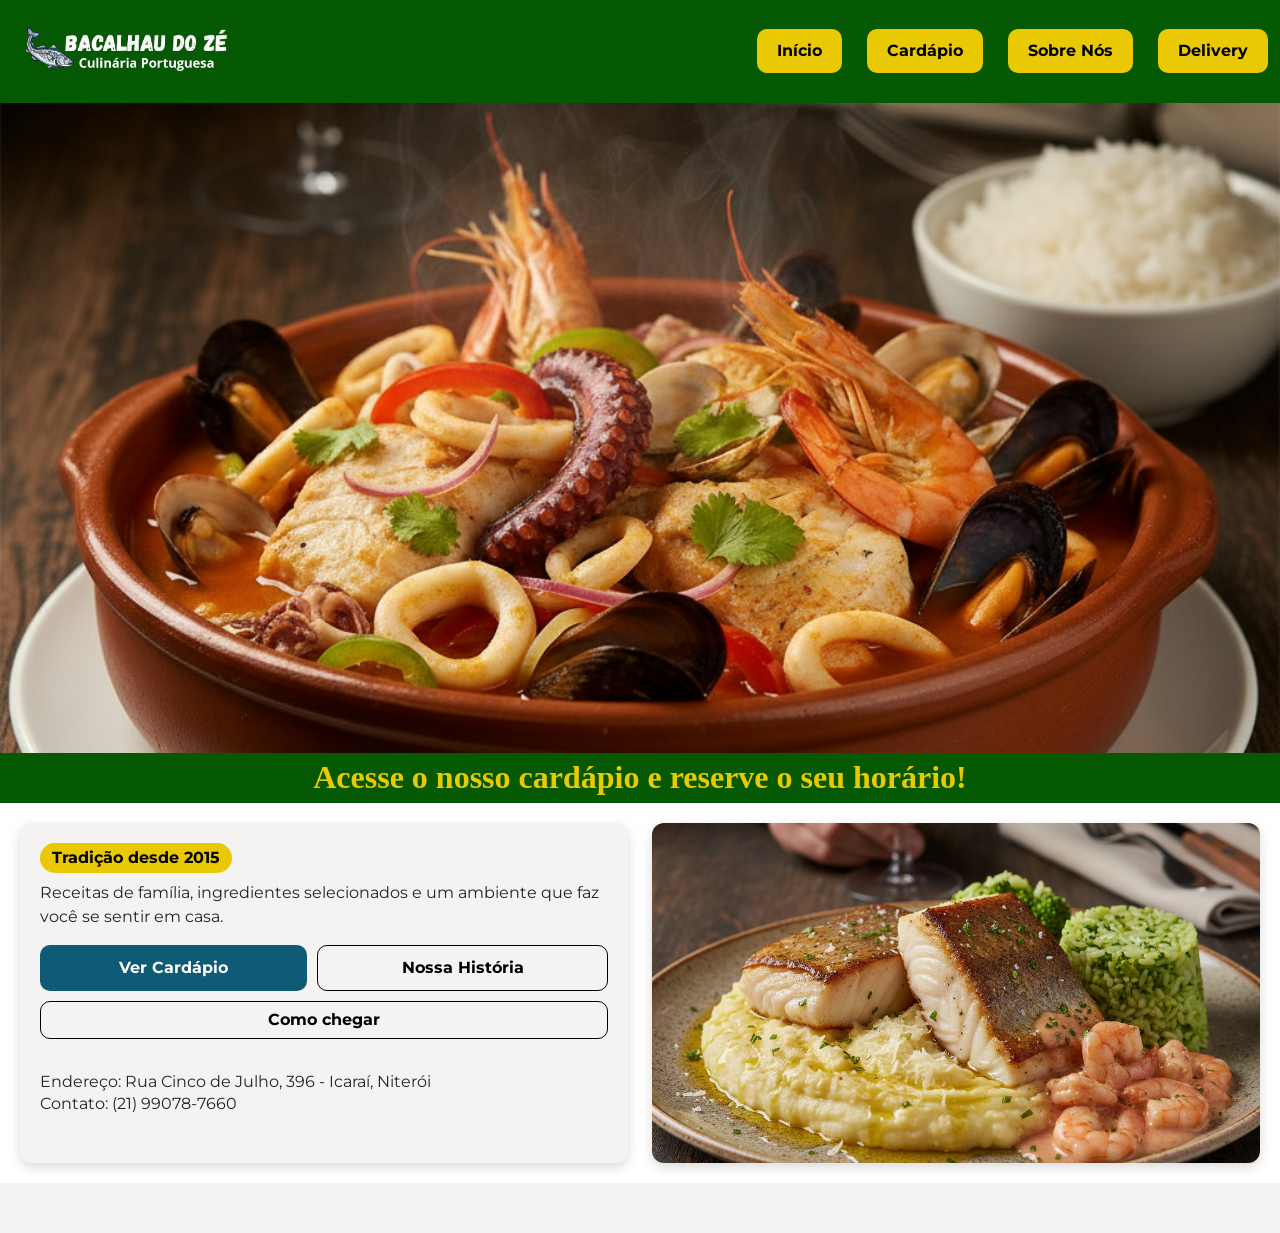
<file: index.html>
<!DOCTYPE html>
<html lang="pt-br">
<head>
    <meta charset="UTF-8">
    <meta name="viewport" content="width=device-width, initial-scale=1.0">
    <link href="https://cdn.jsdelivr.net/npm/bootstrap@5.3.8/dist/css/bootstrap.min.css" rel="stylesheet">
    <link rel="stylesheet" href="css/style.css">
    <title>Cardápio Bacalhau do Zé</title>
</head>

<body>
<div class="site-wrapper">
    <header class="header-wrapper">
        <nav class="navbar navbar-expand-lg navbar-dark custom-navbar">
            <div class="container-fluid">

                <img src="imagens/logo-header-ze.jpeg" alt="logo-ze" class="img-fluid logo-header">

                <button class="navbar-toggler" type="button" data-bs-toggle="collapse"
                    data-bs-target="#navbarMenu" aria-controls="navbarMenu"
                    aria-expanded="false" aria-label="Toggle navigation">
                    <span class="navbar-toggler-icon"></span>
                </button>

                <div class="collapse navbar-collapse" id="navbarMenu">
                    <ul class="navbar-nav ms-auto mb-2 mb-lg-0 d-flex">
                        <li class="nav-item">
                            <a class="nav-link active" href="#">Início</a>
                        </li>
                        <li class="nav-item">
                            <a class="nav-link" href="#">Cardápio</a>
                        </li>
                        <li class="nav-item">
                            <a class="nav-link" href="#">Sobre Nós</a>
                        </li>
                        <li class="nav-item">
                            <a class="nav-link" href="#">Delivery</a>
                        </li>
                    </ul>
                </div>
            </div>
        </nav>
    </header>
    <main>
    <div class="banner-principal">
        <img src="imagens/img-principal2.png" alt="imagem-caldeirao-frutos-do-mar">
    </div>
    <div class="faixa-principal">
        <h1>Acesse o nosso cardápio e reserve o seu horário!</h1>
    </div>

    <div class="row bloco-home">
        <div class="col-sm-6">
            <div class="card card-custom">
                <div class="card-body card-texto">
                    <p class="card-title">Tradição desde 2015</p>
                    
                    <p class="card-text">
                        Receitas de família, ingredientes selecionados e um ambiente que faz você se sentir em casa.
                    </p>

                    <div class="botoes-dupla">
                        <a href="#" class="btn btn-azul">Ver Cardápio</a>
                        <a href="#" class="btn btn-secundario">Nossa História</a>
                    </div>

                    <a href="#" class="btn btn-secundario btn-full">Como chegar</a>

                    <p class="info">
                        Endereço: Rua Cinco de Julho, 396 - Icaraí, Niterói <br>
                        Contato: (21) 99078-7660
                    </p>
                </div>
            </div>
        </div>

        <div class="col-sm-6">
            <div class="card card-custom">
                <div class="card-body card-imagem">
                    <img src="imagens/img1-home2.png" alt="imagem-prato-principal">
                </div>
            </div>
        </div>
    </div>


    </main>

</div>
<script src="https://cdn.jsdelivr.net/npm/bootstrap@5.3.8/dist/js/bootstrap.bundle.min.js"></script>

<script>
document.addEventListener("click", function (event) {
    const menu = document.querySelector(".navbar-collapse");
    const toggler = document.querySelector(".navbar-toggler");

    // Se o menu NÃO estiver aberto, não precisa fazer nada
    if (!menu.classList.contains("show")) return;

    // Se clicou no botão ou dentro do menu → não fecha
    if (menu.contains(event.target) || toggler.contains(event.target)) {
        return;
    }

    // Clicou fora → fecha o menu
    const bsCollapse = bootstrap.Collapse.getInstance(menu);
    bsCollapse.hide();
});
</script>

</body>

</html>
</file>
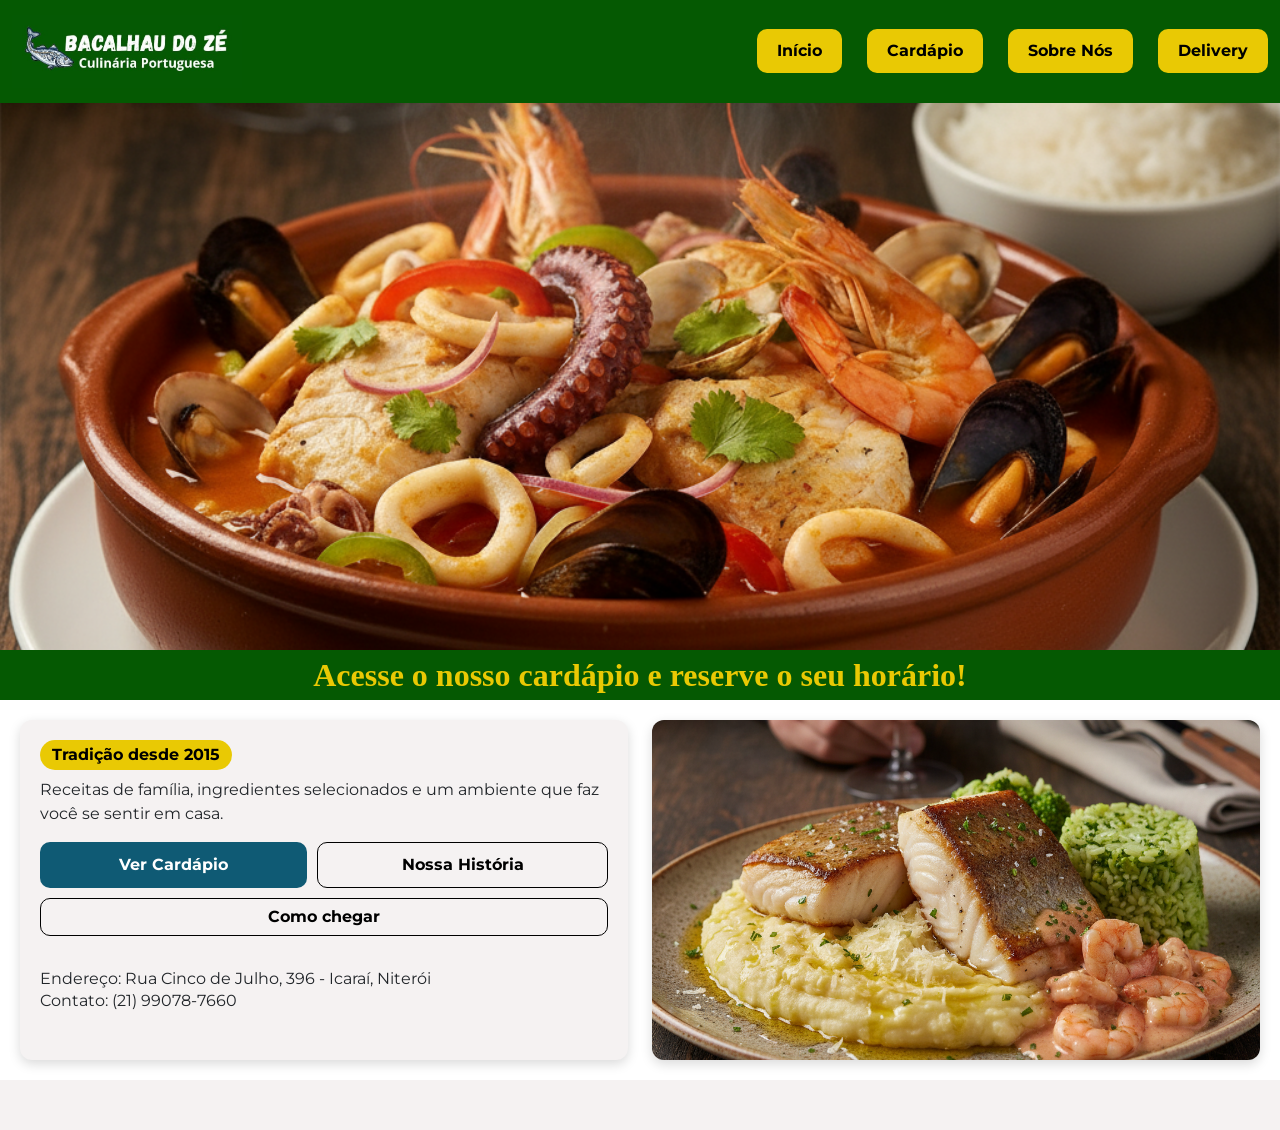
<file: home.html>
<!DOCTYPE html>
<html lang="pt-br">
<head>
    <meta charset="UTF-8">
    <meta name="viewport" content="width=device-width, initial-scale=1.0">
    <link href="https://cdn.jsdelivr.net/npm/bootstrap@5.3.8/dist/css/bootstrap.min.css" rel="stylesheet">
    <link rel="stylesheet" href="css/style.css">
    <title>Cardápio Bacalhau do Zé</title>
</head>

<body>
<div class="site-wrapper">
    <header>
        <nav class="navbar navbar-expand-lg navbar-dark custom-navbar fixed-top">
            <div class="container-fluid">

                <img src="imagens/logo-header-ze.jpeg" alt="logo-ze" class="img-fluid logo-header">

                <button class="navbar-toggler" type="button" data-bs-toggle="collapse"
                    data-bs-target="#navbarMenu" aria-controls="navbarMenu"
                    aria-expanded="false" aria-label="Toggle navigation">
                    <span class="navbar-toggler-icon"></span>
                </button>

                <div class="collapse navbar-collapse" id="navbarMenu">
                    <ul class="navbar-nav ms-auto mb-2 mb-lg-0 d-flex">
                        <li class="nav-item">
                            <a class="nav-link active" href="#">Início</a>
                        </li>
                        <li class="nav-item">
                            <a class="nav-link" href="#">Cardápio</a>
                        </li>
                        <li class="nav-item">
                            <a class="nav-link" href="#">Sobre Nós</a>
                        </li>
                        <li class="nav-item">
                            <a class="nav-link" href="#">Delivery</a>
                        </li>
                    </ul>
                </div>
            </div>
        </nav>
    </header>
    <main>
    <div class="banner-principal">
        <img src="imagens/img-principal2.png" alt="imagem-caldeirao-frutos-do-mar">
    </div>
    <div class="faixa-principal">
        <h1>Acesse o nosso cardápio e reserve o seu horário!</h1>
    </div>

    <div class="row bloco-home">
        <div class="col-sm-6">
            <div class="card card-custom">
                <div class="card-body card-texto">
                    <p class="card-title">Tradição desde 2015</p>
                    
                    <p class="card-text">
                        Receitas de família, ingredientes selecionados e um ambiente que faz você se sentir em casa.
                    </p>

                    <div class="botoes-dupla">
                        <a href="#" class="btn btn-azul">Ver Cardápio</a>
                        <a href="#" class="btn btn-secundario">Nossa História</a>
                    </div>

                    <a href="#" class="btn btn-secundario btn-full">Como chegar</a>

                    <p class="info">
                        Endereço: Rua Cinco de Julho, 396 - Icaraí, Niterói <br>
                        Contato: (21) 99078-7660
                    </p>
                </div>
            </div>
        </div>

        <div class="col-sm-6">
            <div class="card card-custom">
                <div class="card-body card-imagem">
                    <img src="imagens/img1-home2.png" alt="imagem-prato-principal">
                </div>
            </div>
        </div>
    </div>


    </main>

</div>
<script src="https://cdn.jsdelivr.net/npm/bootstrap@5.3.8/dist/js/bootstrap.bundle.min.js"></script>

<script>
document.addEventListener("click", function (event) {
    const menu = document.querySelector(".navbar-collapse");
    const toggler = document.querySelector(".navbar-toggler");

    // Se o menu NÃO estiver aberto, não precisa fazer nada
    if (!menu.classList.contains("show")) return;

    // Se clicou no botão ou dentro do menu → não fecha
    if (menu.contains(event.target) || toggler.contains(event.target)) {
        return;
    }

    // Clicou fora → fecha o menu
    const bsCollapse = bootstrap.Collapse.getInstance(menu);
    bsCollapse.hide();
});
</script>

</body>

</html>
</file>
<file: css/style.css>
@import url('https://fonts.googleapis.com/css2?family=Playfair:ital,opsz,wght@0,5..1200,300..900;1,5..1200,300..900&display=swap');

@import url('https://fonts.googleapis.com/css2?family=Montserrat:ital,wght@0,100..900;1,100..900&display=swap');

/* * {
    outline: 1px solid red !important;
} */

:root {
    --verde-principal: #055902;
    --amarelo-button: #E9C904;
    --amarelo-hover: #c7aa04;
    --azul-principal: #0F5A74;
    --azul-hover: #0a3f54;
    --azul-hover-claro: #e7dede;
    --cinza-fundo: #f5f2f2;
    --vermelho-preco: #FF0101;
    --white: #ffffff;
    --black: #000000;

}

body {
    font-family: "Montserrat", sans-serif;
    background:var(--cinza-fundo);
    padding-top: 0px;
    
}

.site-wrapper {
    max-width: 1440px;
    margin: 0 auto;      /* centraliza */
    background-color: var(--white); /* opcional */
}

/* ============================
   NAVBAR ESTILIZADA
   ============================ */

.custom-navbar {
    background-color: var(--verde-principal) !important;
    padding: 15px 0;
    transition: all 0.3s ease-in-out;

}

/* .custom-navbar.fixed-top {
    left: 50%;
    transform: translateX(-50%);
    width: 100%;
    max-width: 1440px;
} */

/* encolhe navbar ao rolar */
.custom-navbar.scrolled {
    padding: 5px 0 !important;
}

@media (max-width: 1100px) {

    /* Painel lateral compacto e moderno */
    .navbar-collapse {
        position: absolute !important;
        top: 0px;
        right: -180px !important;
        width: auto !important;
        max-width: 280px !important;
        height: auto !important;
        background: rgba(0, 0, 0, 0.221) !important;
        backdrop-filter: blur(10px) !important;
        -webkit-backdrop-filter: blur(10px);
        border-radius: 14px 0 0 14px !important;
        padding: 15px !important;
        transition: right 0.28s ease-in-out;
        box-shadow: -3px 4px 14px rgba(0,0,0,0.18) !important;
        z-index: 9999 !important;
        margin-top: 70px;
    }

    .navbar-collapse.show {
        right: 0 !important;
    }

    /* Lista clean */
    .navbar-nav {
        flex-direction: column !important;
        gap: 12px !important;
        margin: 0;
        padding: 0;
    }

    /* >>> BOTÕES COM AS MESMAS CORES DO NAV DESKTOP <<< */
    .nav-item a {
        display: block !important;
        width: 100% !important;
        padding: 8px 0 !important;
        font-size: 14px !important;
        font-weight: bold !important;
        text-align: center !important;

        /* CORES DO NAV DESKTOP */
        background-color: var(--amarelo-button) !important;
        color: var(--black) !important;

        border-radius: 10px !important;
        transition: 0.25s ease !important;
        box-shadow: 0 1px 4px rgba(0,0,0,0.1) !important;
    }

    /* >>> HOVER IGUAL AO DO DESKTOP <<< */
    .nav-item a:hover {
        background-color: var(--amarelo-hover) !important;
        transform: translateY(-2px) !important;
        box-shadow: 0 3px 10px rgba(0,0,0,0.15) !important;
    } 

    /* Botão sanduíche */
    .navbar-toggler {
        display: block !important;
        border: none !important;
        background: transparent !important;
        padding: 4px !important;
        transition: 0.2s ease;
        z-index: 10000 !important;
    }

    .navbar-toggler:hover {
        transform: scale(1.1) !important;
    }

    .navbar-toggler-icon {
        width: 22px !important;
        height: 22px !important;
        background-image: url("data:image/svg+xml,%3csvg xmlns='http://www.w3.org/2000/svg' width='26' height='26' viewBox='0 0 30 30'%3e%3cpath stroke='%23222' stroke-width='2.4' stroke-linecap='round' stroke-miterlimit='10' d='M5 8h20M5 15h20M5 22h20'/%3e%3c/svg%3e") !important;
    }
}

/* ============================
   LOGO RESPONSIVA
   ============================ */

.logo-header {
    max-width: 230px;
    transition: 0.3s ease;
}

@media (max-width: 768px) {
    .logo-header {
        max-width: 230px;
    }
}

@media (max-width: 480px) {
    .logo-header {
        max-width: 230px;
    }
}

/* ============================
   TOGGLER (MENU MOBILE)
   ============================ */

.navbar-toggler {
    border: none !important;
    outline: none !important;
    box-shadow: none !important;
    padding: 8px;
    transition: 0.2s;
}

.navbar-toggler:hover {
    transform: scale(1.15);
}

.navbar-toggler-icon {
    background-image: url("data:image/svg+xml,%3csvg xmlns='http://www.w3.org/2000/svg' width='30' height='30' viewBox='0 0 30 30'%3e%3cpath stroke='white' stroke-width='3' stroke-linecap='round' stroke-miterlimit='10' d='M4 7h22M4 15h22M4 23h22'/%3e%3c/svg%3e") !important;
}

/* ============================
   LINKS DO MENU
   ============================ */

.navbar-nav {
    gap: 25px;
    margin: 0;
}

.nav-item a {
    background-color: var(--amarelo-button);
    color: var(--black) !important;
    border-radius: 10px;
    padding: 10px 20px !important;
    font-weight: bold;
    transition: 0.25s ease;
}

/* HOVER */
.nav-item a:hover {
    background-color: var(--amarelo-hover);
    transform: translateY(-3px);
}

/* Estado ativo */
.nav-item .active {
    background-color: var(--amarelo-button);
}

/* ============================
   MENU MOBILE ABERTO
   ============================ */

@media (max-width: 1100px) {
    .navbar-collapse {
        background-color: var(--verde-principal);
        padding: 20px;
        border-radius: 0 0 15px 15px;
        animation: slideDown 0.25s ease;
    }

    .nav-item a {
        display: block;
        width: 100%;
        text-align: center;
    }
}

@keyframes slideDown {
    from { opacity: 0; transform: translateY(-20px); }
    to   { opacity: 1; transform: translateY(0); }
}

/* ======== BANNER IMG PRINCIPAL ======== */

.banner-principal {
    max-width: 1440px; 
    width: 100%;
    height: 650px;      /* altura desejada */
    margin: 0 auto;     /* centraliza */
    overflow: hidden;   /* corta excesso */
}

.banner-principal img {
    width: 100%;
    height: 100%;
    object-fit: cover;  /* mantém proporção SEM distorcer */
    display: block;
}

/* tablet responsivo */
@media (max-width: 1000px) {
    .banner-principal {
        height: 520px;
    }
}
@media (max-width: 840px) {
    .banner-principal {
        height: 450px;
    }
}

/* celular / responsivo */
@media (max-width: 768px) {
    .banner-principal {
        height: 300px;
    }
}

@media (max-width: 480px) {
    .banner-principal {
        height: 250px;
    }
}

/* ===== FAIXA PRINCIPAL ===== */

.faixa-principal {
    display: flex;
    justify-content: center;
    align-items: center;
    width: 100%;
    max-width: 1440px;
    height: 50px;                      /* altura padrão */
    background-color: var(--verde-principal);
    padding: 0 20px;                   /* evita corte em telas pequenas */
}

.faixa-principal h1 {
    font-family: "Playfair Display", serif;
    font-weight: 600;
    color: var(--amarelo-button);
    text-align: center;
    font-size: 2rem;                   /* tamanho padrão */
    line-height: 1.2;
    margin: 0;
    padding: 0;
}

/* --- Responsividade faixa --- */

/* tablets */
@media (max-width: 992px) {
    .faixa-principal {
        height: 60px;
    }
    .faixa-principal h1 {
        font-size: 1.7rem;
    }
}

/* celulares médios */
@media (max-width: 768px) {
    .faixa-principal {
        height: 60px;
    }
    .faixa-principal h1 {
        font-size: 1.4rem;
    }
}

/* celulares pequenos */
@media (max-width: 480px) {
    .faixa-principal {
        height: 45px;
    }
    .faixa-principal h1 {
        font-size: 1.15rem;
    }
}

/* celulares muito pequenos */
@media (max-width: 360px) {
    .faixa-principal {
        height: 35px;
    }
    .faixa-principal h1 {
        font-size: 1rem;
    }
}

/* === INICIO DO CONTEUDO DO HOME === */

main {
    background-color: var(--white);
    margin-bottom: 50px;
    overflow-x: clip !important;
    width: 100% !important;
    max-width: 100% !important;
}

/* container da sessão */
.bloco-home {
    gap: 0px !important;
    display: flex;
    margin-top: 20px;
    padding: 0 20px; menos margem lateral
}

.bloco-home > div {
    display: flex;
}

/* card estilizado */
.card-custom {
    background-color: var(--cinza-fundo);
    width: 100%;
    max-width: none;
    height: 340px;
    flex: 1;
    /* margin: 0 auto; */
    margin-bottom: 20px;
    border: none;
    border-radius: 12px;
    box-shadow: 0 4px 12px rgba(0,0,0,0.15);
    overflow: hidden;
    display: flex;
    flex-direction: column;
}

/* padding interno dos dois cards */
.card-texto {
    padding: 20px;
    flex-direction: column;
    justify-content: space-between;
}


/* imagem ocupa o card todo */
.card-imagem {
    padding: 0 !important;
    height: 100%;
}

.card-title {
    display: inline-block;     /* fundo só no texto */
    background-color:  var(--amarelo-button); /* cor do fundo */
    color: var(--black);               /* cor do texto */
    padding: 3px 12px;         /* espaço interno bonito */
    border-radius: 15px;        /* cantos arredondados */
    font-weight: bold;
    
}

.card-imagem img {
    width: 100%;
    height: 100%;
    object-fit: cover;
    object-position: center;
    display: block;
}

/* botões estilo azul */ 
.btn-azul {
    background-color: var(--azul-principal) !important;
    color: var(--white) !important;
    font-weight: bold;
    border-radius: 10px;
    transition: 0.25s ease;
    cursor: pointer;
    display: flex;
    justify-content: center;
    align-items: center;
}

.btn-azul:hover {
    background-color: var(--azul-hover) !important;
    transform: translateY(-2px);
}

.btn-secundario {
    background-color: transparent !important;
    color: var(--black) !important;
    border: 1.5px solid #000 !important;
    border-radius: 10px;
    font-weight: bold;
    display: flex;
    justify-content: center;
    align-items: center;
    flex: 1;
    transition: 0.25s ease;
}

.btn-secundario:hover {
    background-color: var(--azul-hover-claro) !important; 
    color: var(--black) !important;
    transform: translateY(-2px);
}

/* dois botões lado a lado */
.botoes-dupla {
    display: flex;
    justify-content: space-between;
    margin-bottom: 10px;
    gap: 10px;
}

.botoes-dupla .btn-azul {
    flex: 1;          /* divide igualmente */
    padding: 10px 0;  /* nunca vai quebrar */
    white-space: nowrap; /* impede quebra de linha */
}

/* botão cheio */
.btn-full {
    width: 100%;
    text-align: center;
}

/* texto final */
.info {
    margin-top: 10px;
    font-size: 14px;
    line-height: 1.4;
}

@media (min-width: 900px) {
    .info {
        margin-top: 2em;
        font-size: 1rem;
    }
}

/* responsividade */
@media (max-width: 768px) {
    .bloco-home {
        flex-direction: column;
    }
    .bloco-home > div {
        width: 100%;
        margin-bottom: 20px;
    }
    .card-custom {
        max-width: 100%;
        height: 340px;
    }
    .botoes-dupla {
        flex-direction: column;
        margin-bottom: 10px;
    }
}
</file>
